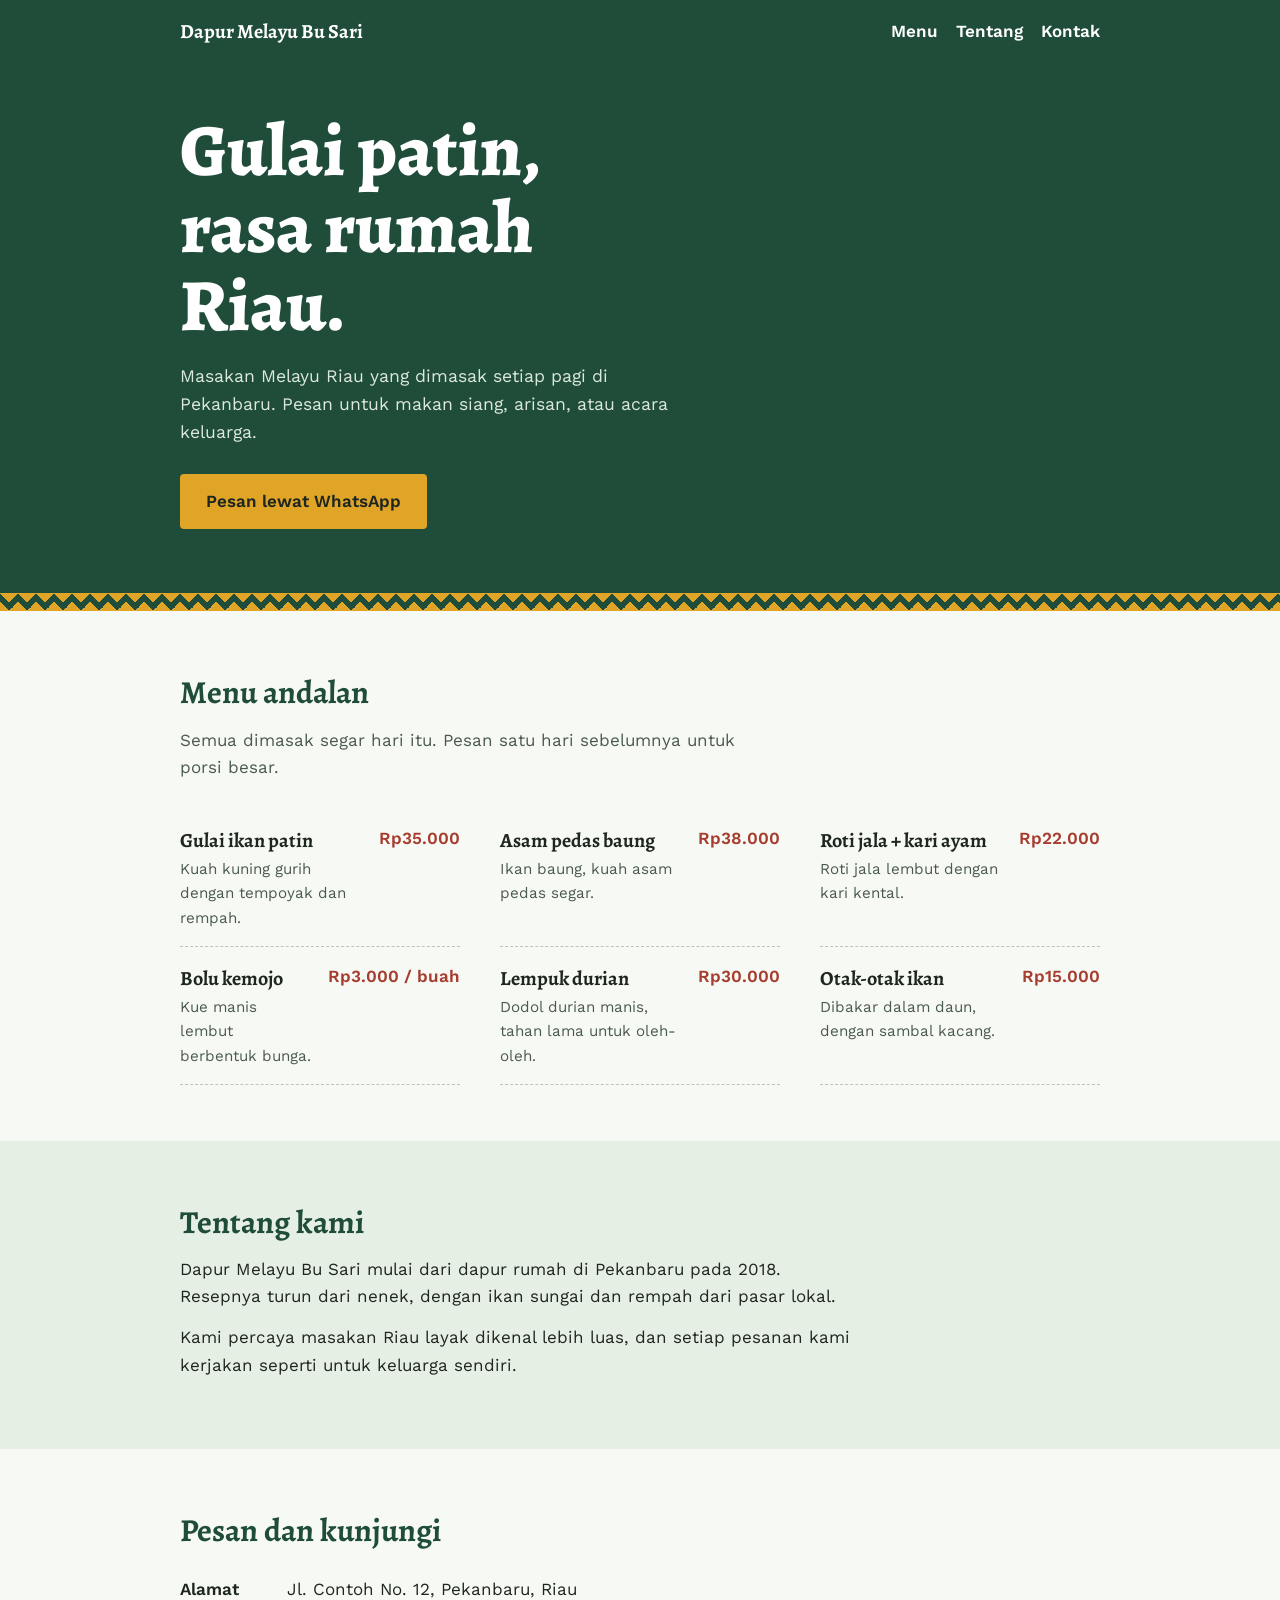
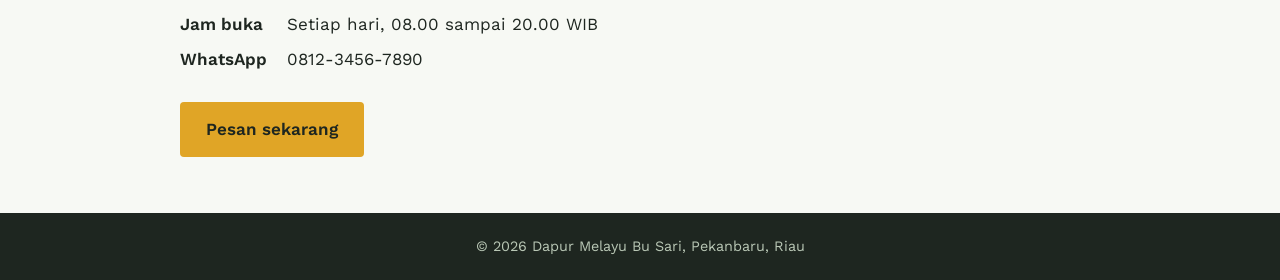
<file: index.html>
<!DOCTYPE html>
<html lang="id">
<head>
<meta charset="utf-8">
<meta name="viewport" content="width=device-width, initial-scale=1">
<title>Dapur Melayu Bu Sari | Masakan Khas Riau, Pekanbaru</title>
<meta name="description" content="Gulai patin, asam pedas baung, dan kue tradisional Riau. Pesan lewat WhatsApp.">
<link rel="stylesheet" href="https://fonts.googleapis.com/css2?family=Alegreya:wght@500;800&family=Work+Sans:wght@400;600&display=swap">
<style>
:root{
  --hijau:#1F4D3A; --hijau-muda:#E6EFE4; --emas:#E0A526; --bata:#A63D2F;
  --kertas:#F7F9F4; --arang:#1E2620;
  --serif:"Alegreya",Georgia,serif; --sans:"Work Sans",system-ui,sans-serif;
}
*{box-sizing:border-box;margin:0}
html{scroll-behavior:smooth}
body{font-family:var(--sans);color:var(--arang);background:var(--kertas);line-height:1.6;font-size:17px}
a{color:inherit}
:focus-visible{outline:3px solid var(--emas);outline-offset:3px}
.wrap{max-width:960px;margin:0 auto;padding:0 20px}

/* motif pucuk rebung: deretan segitiga khas songket Melayu */
.rebung{height:18px;background:
  linear-gradient(135deg,var(--emas) 25%,transparent 25%) -9px 0,
  linear-gradient(225deg,var(--emas) 25%,transparent 25%) -9px 0,
  linear-gradient(315deg,var(--emas) 25%,transparent 25%),
  linear-gradient(45deg,var(--emas) 25%,transparent 25%);
  background-size:18px 18px;background-color:var(--hijau)}

header{background:var(--hijau);color:#fff}
nav{display:flex;justify-content:space-between;align-items:center;padding:16px 0;gap:12px;flex-wrap:wrap}
nav strong{font-family:var(--serif);font-size:1.25rem}
nav ul{display:flex;gap:18px;list-style:none;padding:0}
nav a{text-decoration:none;font-weight:600}
nav a:hover{color:var(--emas)}

.hero{padding:48px 0 64px}
.hero h1{font-family:var(--serif);font-weight:800;font-size:clamp(2.4rem,8vw,4.6rem);line-height:1.05;max-width:12ch}
.hero p{margin:18px 0 28px;max-width:46ch;font-size:1.1rem;color:#DCE8DA}
.btn{display:inline-block;background:var(--emas);color:var(--arang);padding:14px 26px;font-weight:600;text-decoration:none;border-radius:4px}
.btn:hover{background:#F0B93A}

section{padding:56px 0}
h2{font-family:var(--serif);font-size:2rem;color:var(--hijau);margin-bottom:8px}
.sub{color:#4B5A4F;margin-bottom:28px;max-width:52ch}

.menu{display:grid;grid-template-columns:repeat(auto-fit,minmax(260px,1fr));gap:0 40px}
.item{display:flex;justify-content:space-between;gap:16px;padding:16px 0;border-bottom:1px dashed #B9C7B5}
.item h3{font-family:var(--serif);font-size:1.25rem}
.item p{font-size:.95rem;color:#4B5A4F}
.harga{font-weight:600;color:var(--bata);white-space:nowrap}

.tentang{background:var(--hijau-muda)}
.tentang p{max-width:62ch;margin-bottom:14px}

.kontak dl{display:grid;grid-template-columns:max-content 1fr;gap:8px 20px;margin:20px 0 28px}
.kontak dt{font-weight:600}
footer{background:var(--arang);color:#B9C7B5;text-align:center;padding:22px 0;font-size:.9rem}

@media (prefers-reduced-motion:reduce){html{scroll-behavior:auto}}
@media (max-width:520px){body{font-size:16px}.kontak dl{grid-template-columns:1fr}}
</style>
</head>
<body>

<header>
  <div class="wrap">
    <nav>
      <strong>Dapur Melayu Bu Sari</strong>
      <ul>
        <li><a href="#menu">Menu</a></li>
        <li><a href="#tentang">Tentang</a></li>
        <li><a href="#kontak">Kontak</a></li>
      </ul>
    </nav>
    <div class="hero">
      <h1>Gulai patin, rasa rumah Riau.</h1>
      <p>Masakan Melayu Riau yang dimasak setiap pagi di Pekanbaru. Pesan untuk makan siang, arisan, atau acara keluarga.</p>
      <a class="btn" href="https://wa.me/6281234567890?text=Halo%20Bu%20Sari%2C%20saya%20mau%20pesan" target="_blank" rel="noopener">Pesan lewat WhatsApp</a>
    </div>
  </div>
  <div class="rebung" aria-hidden="true"></div>
</header>

<main>
  <section id="menu">
    <div class="wrap">
      <h2>Menu andalan</h2>
      <p class="sub">Semua dimasak segar hari itu. Pesan satu hari sebelumnya untuk porsi besar.</p>
      <div class="menu">
        <div class="item"><div><h3>Gulai ikan patin</h3><p>Kuah kuning gurih dengan tempoyak dan rempah.</p></div><span class="harga">Rp35.000</span></div>
        <div class="item"><div><h3>Asam pedas baung</h3><p>Ikan baung, kuah asam pedas segar.</p></div><span class="harga">Rp38.000</span></div>
        <div class="item"><div><h3>Roti jala + kari ayam</h3><p>Roti jala lembut dengan kari kental.</p></div><span class="harga">Rp22.000</span></div>
        <div class="item"><div><h3>Bolu kemojo</h3><p>Kue manis lembut berbentuk bunga.</p></div><span class="harga">Rp3.000 / buah</span></div>
        <div class="item"><div><h3>Lempuk durian</h3><p>Dodol durian manis, tahan lama untuk oleh-oleh.</p></div><span class="harga">Rp30.000</span></div>
        <div class="item"><div><h3>Otak-otak ikan</h3><p>Dibakar dalam daun, dengan sambal kacang.</p></div><span class="harga">Rp15.000</span></div>
      </div>
    </div>
  </section>

  <section id="tentang" class="tentang">
    <div class="wrap">
      <h2>Tentang kami</h2>
      <p>Dapur Melayu Bu Sari mulai dari dapur rumah di Pekanbaru pada 2018. Resepnya turun dari nenek, dengan ikan sungai dan rempah dari pasar lokal.</p>
      <p>Kami percaya masakan Riau layak dikenal lebih luas, dan setiap pesanan kami kerjakan seperti untuk keluarga sendiri.</p>
    </div>
  </section>

  <section id="kontak" class="kontak">
    <div class="wrap">
      <h2>Pesan dan kunjungi</h2>
      <dl>
        <dt>Alamat</dt><dd>Jl. Contoh No. 12, Pekanbaru, Riau</dd>
        <dt>Jam buka</dt><dd>Setiap hari, 08.00 sampai 20.00 WIB</dd>
        <dt>WhatsApp</dt><dd>0812-3456-7890</dd>
      </dl>
      <a class="btn" href="https://wa.me/6281234567890?text=Halo%20Bu%20Sari%2C%20saya%20mau%20pesan" target="_blank" rel="noopener">Pesan sekarang</a>
    </div>
  </section>
</main>

<footer>
  <div class="wrap">&copy; 2026 Dapur Melayu Bu Sari, Pekanbaru, Riau</div>
</footer>

</body>
</html>
</file>
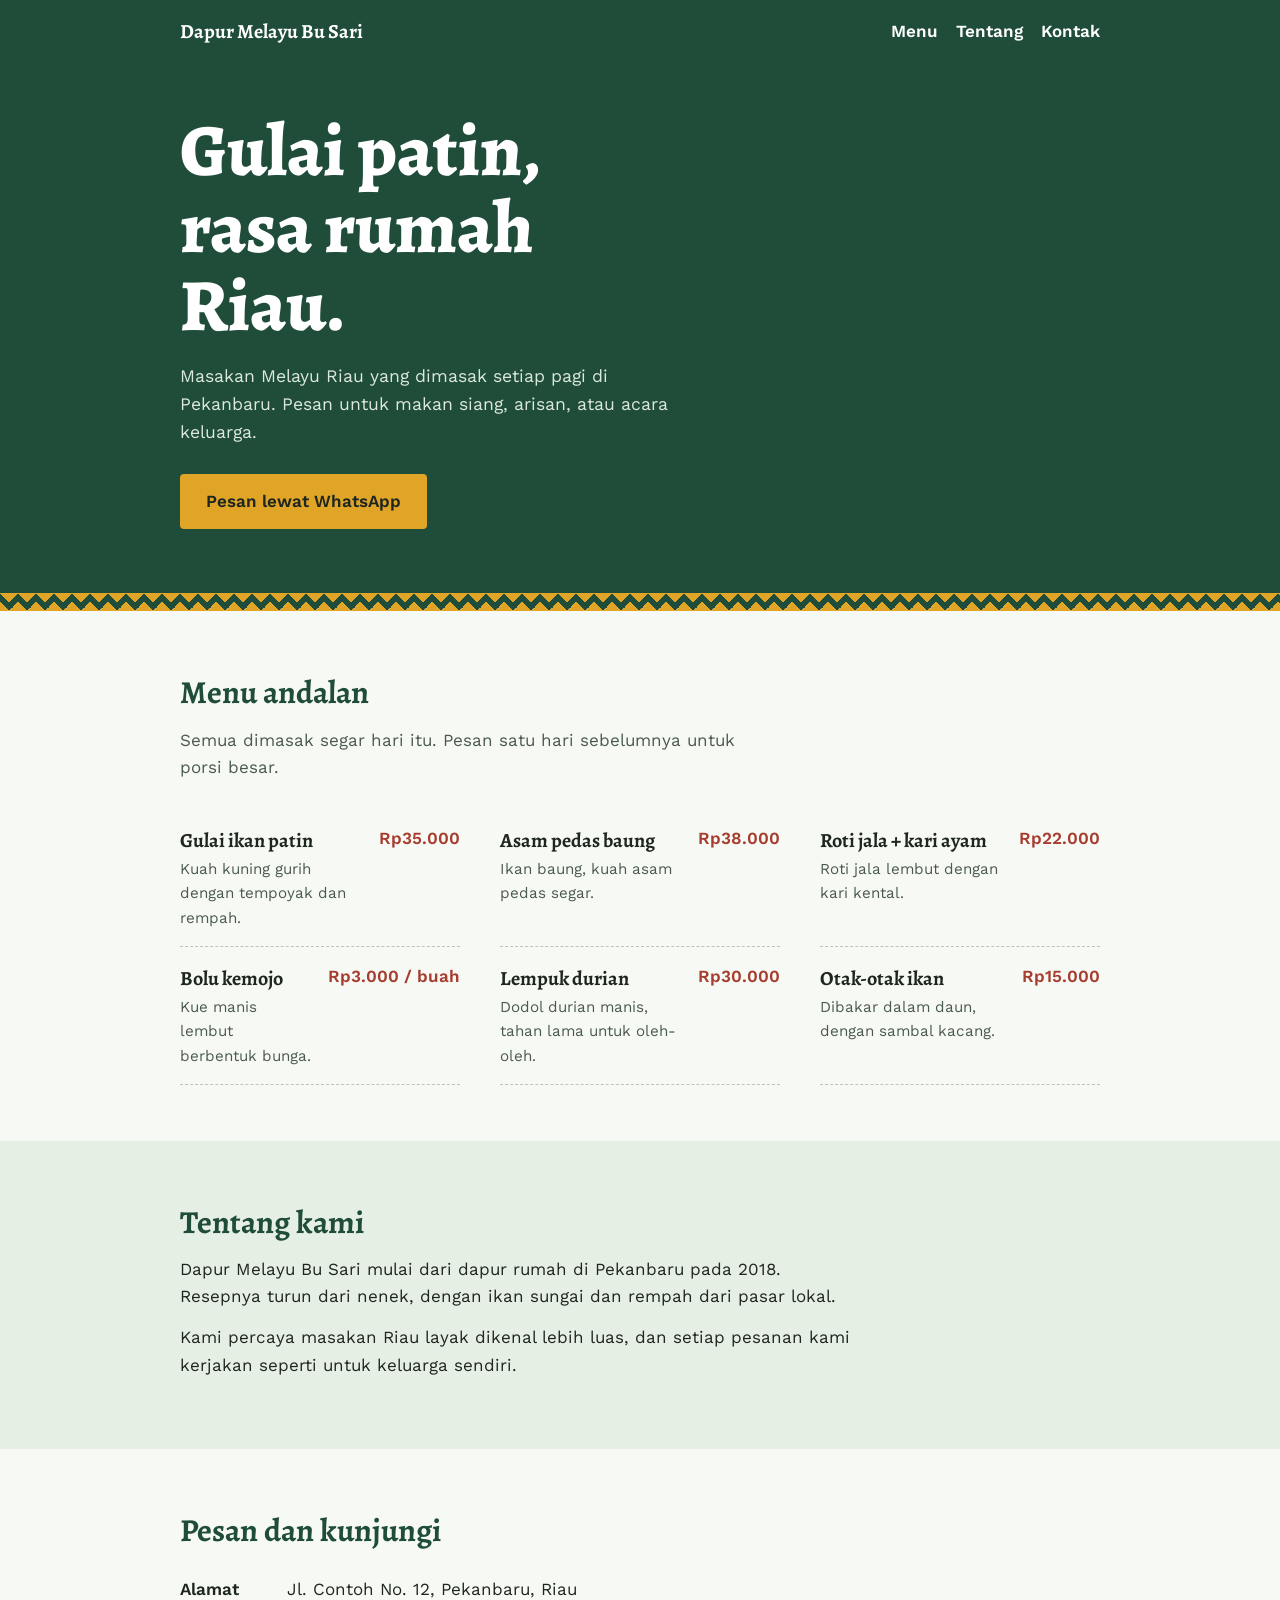
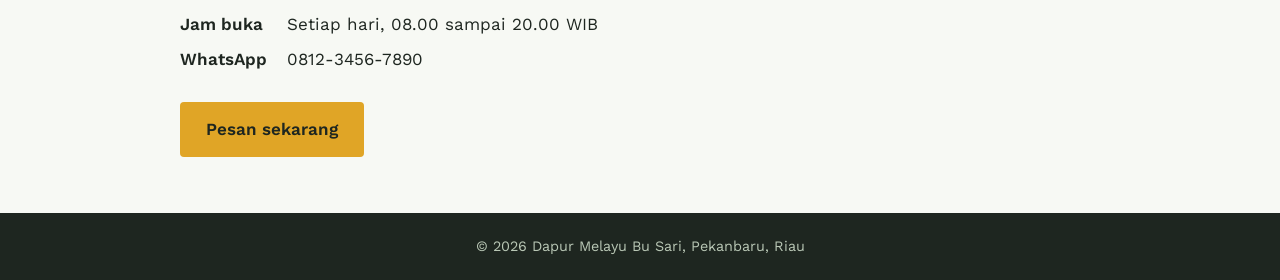
<file: index-1.html>
<!DOCTYPE html>
<html lang="id">
<head>
<meta charset="utf-8">
<meta name="viewport" content="width=device-width, initial-scale=1">
<title>Dapur Melayu Bu Sari | Masakan Khas Riau, Pekanbaru</title>
<meta name="description" content="Gulai patin, asam pedas baung, dan kue tradisional Riau. Pesan lewat WhatsApp.">
<link rel="stylesheet" href="https://fonts.googleapis.com/css2?family=Alegreya:wght@500;800&family=Work+Sans:wght@400;600&display=swap">
<link rel="stylesheet" href="style.css">
</head>
<body>

<header>
  <div class="wrap">
    <nav>
      <strong>Dapur Melayu Bu Sari</strong>
      <ul>
        <li><a href="#menu">Menu</a></li>
        <li><a href="#tentang">Tentang</a></li>
        <li><a href="#kontak">Kontak</a></li>
      </ul>
    </nav>
    <div class="hero">
      <h1>Gulai patin, rasa rumah Riau.</h1>
      <p>Masakan Melayu Riau yang dimasak setiap pagi di Pekanbaru. Pesan untuk makan siang, arisan, atau acara keluarga.</p>
      <a class="btn" href="https://wa.me/6281234567890?text=Halo%20Bu%20Sari%2C%20saya%20mau%20pesan" target="_blank" rel="noopener">Pesan lewat WhatsApp</a>
    </div>
  </div>
  <div class="rebung" aria-hidden="true"></div>
</header>

<main>
  <section id="menu">
    <div class="wrap">
      <h2>Menu andalan</h2>
      <p class="sub">Semua dimasak segar hari itu. Pesan satu hari sebelumnya untuk porsi besar.</p>
      <div class="menu">
        <div class="item"><div><h3>Gulai ikan patin</h3><p>Kuah kuning gurih dengan tempoyak dan rempah.</p></div><span class="harga">Rp35.000</span></div>
        <div class="item"><div><h3>Asam pedas baung</h3><p>Ikan baung, kuah asam pedas segar.</p></div><span class="harga">Rp38.000</span></div>
        <div class="item"><div><h3>Roti jala + kari ayam</h3><p>Roti jala lembut dengan kari kental.</p></div><span class="harga">Rp22.000</span></div>
        <div class="item"><div><h3>Bolu kemojo</h3><p>Kue manis lembut berbentuk bunga.</p></div><span class="harga">Rp3.000 / buah</span></div>
        <div class="item"><div><h3>Lempuk durian</h3><p>Dodol durian manis, tahan lama untuk oleh-oleh.</p></div><span class="harga">Rp30.000</span></div>
        <div class="item"><div><h3>Otak-otak ikan</h3><p>Dibakar dalam daun, dengan sambal kacang.</p></div><span class="harga">Rp15.000</span></div>
      </div>
    </div>
  </section>

  <section id="tentang" class="tentang">
    <div class="wrap">
      <h2>Tentang kami</h2>
      <p>Dapur Melayu Bu Sari mulai dari dapur rumah di Pekanbaru pada 2018. Resepnya turun dari nenek, dengan ikan sungai dan rempah dari pasar lokal.</p>
      <p>Kami percaya masakan Riau layak dikenal lebih luas, dan setiap pesanan kami kerjakan seperti untuk keluarga sendiri.</p>
    </div>
  </section>

  <section id="kontak" class="kontak">
    <div class="wrap">
      <h2>Pesan dan kunjungi</h2>
      <dl>
        <dt>Alamat</dt><dd>Jl. Contoh No. 12, Pekanbaru, Riau</dd>
        <dt>Jam buka</dt><dd>Setiap hari, 08.00 sampai 20.00 WIB</dd>
        <dt>WhatsApp</dt><dd>0812-3456-7890</dd>
      </dl>
      <a class="btn" href="https://wa.me/6281234567890?text=Halo%20Bu%20Sari%2C%20saya%20mau%20pesan" target="_blank" rel="noopener">Pesan sekarang</a>
    </div>
  </section>
</main>

<footer>
  <div class="wrap">&copy; 2026 Dapur Melayu Bu Sari, Pekanbaru, Riau</div>
</footer>

</body>
</html>
</file>
<file: style.css>
:root{
  --hijau:#1F4D3A; --hijau-muda:#E6EFE4; --emas:#E0A526; --bata:#A63D2F;
  --kertas:#F7F9F4; --arang:#1E2620;
  --serif:"Alegreya",Georgia,serif; --sans:"Work Sans",system-ui,sans-serif;
}
*{box-sizing:border-box;margin:0}
html{scroll-behavior:smooth}
body{font-family:var(--sans);color:var(--arang);background:var(--kertas);line-height:1.6;font-size:17px}
a{color:inherit}
:focus-visible{outline:3px solid var(--emas);outline-offset:3px}
.wrap{max-width:960px;margin:0 auto;padding:0 20px}

/* motif pucuk rebung: deretan segitiga khas songket Melayu */
.rebung{height:18px;background:
  linear-gradient(135deg,var(--emas) 25%,transparent 25%) -9px 0,
  linear-gradient(225deg,var(--emas) 25%,transparent 25%) -9px 0,
  linear-gradient(315deg,var(--emas) 25%,transparent 25%),
  linear-gradient(45deg,var(--emas) 25%,transparent 25%);
  background-size:18px 18px;background-color:var(--hijau)}

header{background:var(--hijau);color:#fff}
nav{display:flex;justify-content:space-between;align-items:center;padding:16px 0;gap:12px;flex-wrap:wrap}
nav strong{font-family:var(--serif);font-size:1.25rem}
nav ul{display:flex;gap:18px;list-style:none;padding:0}
nav a{text-decoration:none;font-weight:600}
nav a:hover{color:var(--emas)}

.hero{padding:48px 0 64px}
.hero h1{font-family:var(--serif);font-weight:800;font-size:clamp(2.4rem,8vw,4.6rem);line-height:1.05;max-width:12ch}
.hero p{margin:18px 0 28px;max-width:46ch;font-size:1.1rem;color:#DCE8DA}
.btn{display:inline-block;background:var(--emas);color:var(--arang);padding:14px 26px;font-weight:600;text-decoration:none;border-radius:4px}
.btn:hover{background:#F0B93A}

section{padding:56px 0}
h2{font-family:var(--serif);font-size:2rem;color:var(--hijau);margin-bottom:8px}
.sub{color:#4B5A4F;margin-bottom:28px;max-width:52ch}

.menu{display:grid;grid-template-columns:repeat(auto-fit,minmax(260px,1fr));gap:0 40px}
.item{display:flex;justify-content:space-between;gap:16px;padding:16px 0;border-bottom:1px dashed #B9C7B5}
.item h3{font-family:var(--serif);font-size:1.25rem}
.item p{font-size:.95rem;color:#4B5A4F}
.harga{font-weight:600;color:var(--bata);white-space:nowrap}

.tentang{background:var(--hijau-muda)}
.tentang p{max-width:62ch;margin-bottom:14px}

.kontak dl{display:grid;grid-template-columns:max-content 1fr;gap:8px 20px;margin:20px 0 28px}
.kontak dt{font-weight:600}
footer{background:var(--arang);color:#B9C7B5;text-align:center;padding:22px 0;font-size:.9rem}

@media (prefers-reduced-motion:reduce){html{scroll-behavior:auto}}
@media (max-width:520px){body{font-size:16px}.kontak dl{grid-template-columns:1fr}}
</file>
